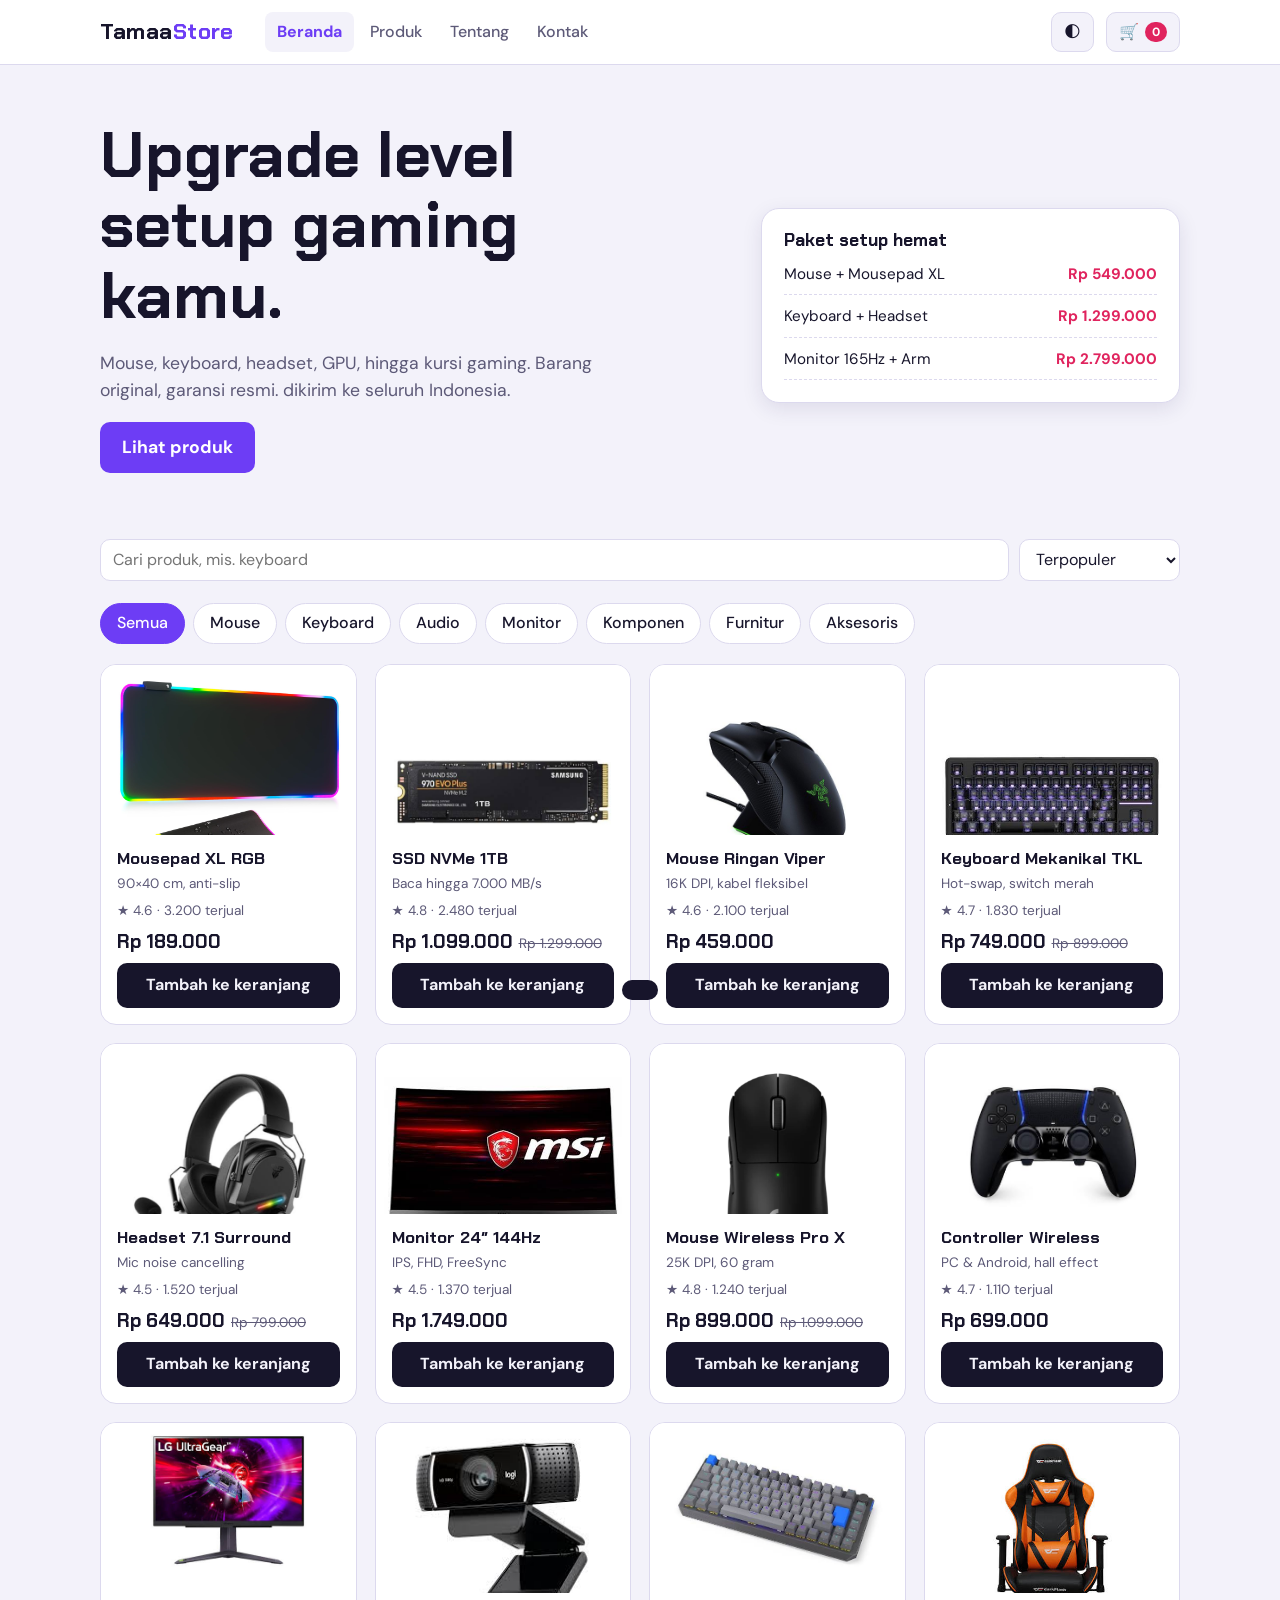
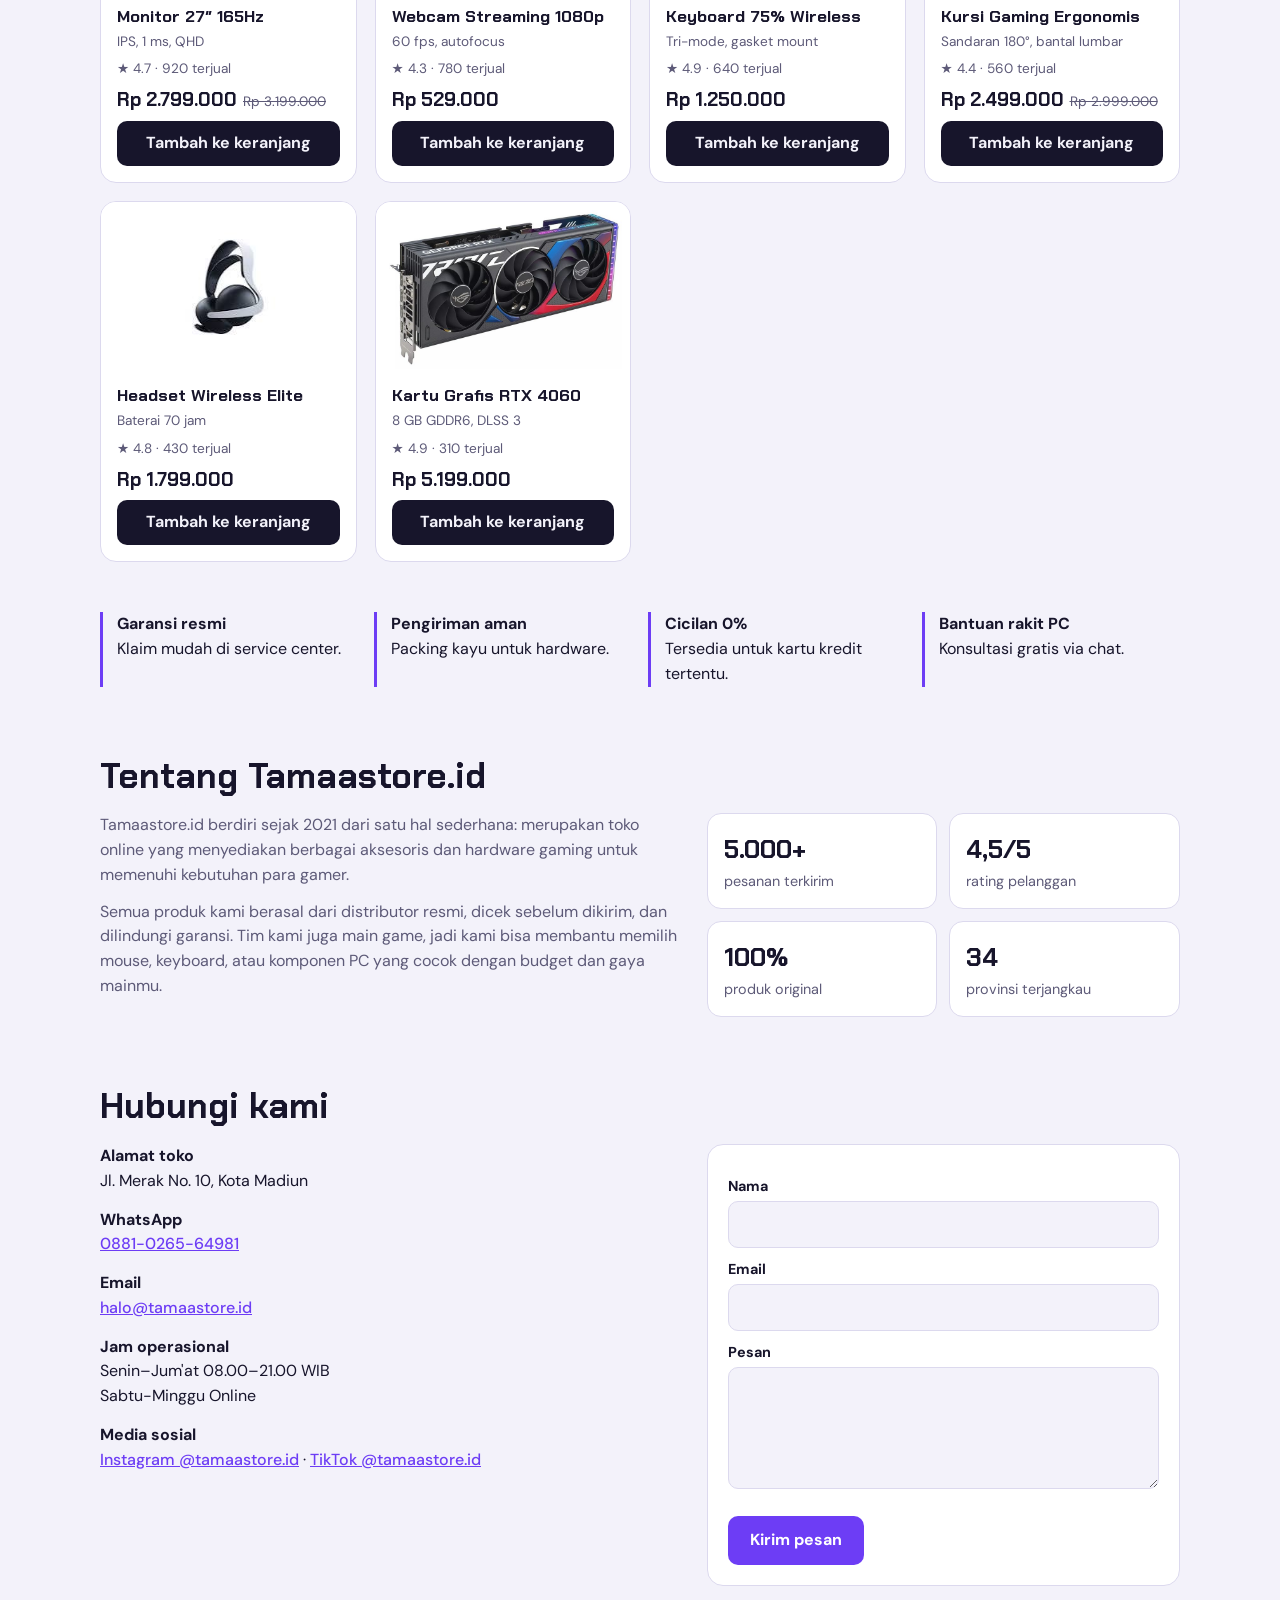
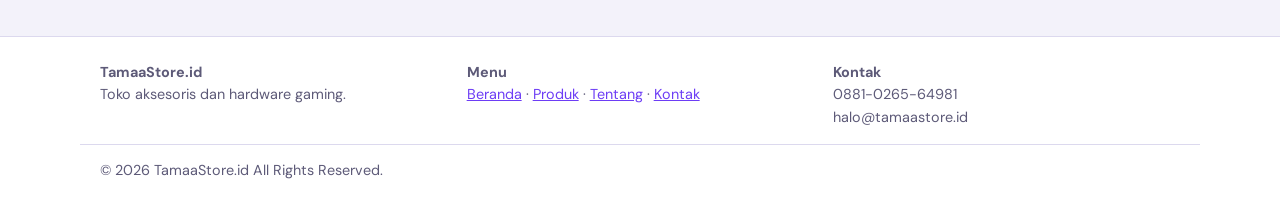
<file: project UTS/index.html>
<!DOCTYPE html>
<html lang="id">
<head>
<meta charset="UTF-8">
<meta name="viewport" content="width=device-width, initial-scale=1, viewport-fit=cover">
<title>TamaaStore – Toko Aksesoris & Hardware Gaming</title>
<link rel="preconnect" href="https://fonts.googleapis.com">
<link href="https://fonts.googleapis.com/css2?family=Chakra+Petch:wght@600;700&family=DM+Sans:wght@400;500;700&display=swap" rel="stylesheet">
<link rel="stylesheet" href="style.css">
</head>
<body>
<header>
  <div class="wrap bar">
    <a class="logo" href="#beranda">Tamaa<b>Store</b></a>
    <nav class="nav" aria-label="Menu utama">
      <a href="#beranda">Beranda</a>
      <a href="#produk">Produk</a>
      <a href="#tentang">Tentang</a>
      <a href="#kontak">Kontak</a>
    </nav>
    <button class="ib" id="theme" aria-label="Ganti tema">🌓</button>
    <button class="ib" id="openCart" aria-label="Buka keranjang">🛒 <span class="badge" id="count">0</span></button>
  </div>
</header>

<main class="wrap">
  <section class="hero" id="beranda">
    <div>
      <h1>Upgrade level setup gaming kamu.</h1>
      <p>Mouse, keyboard, headset, GPU, hingga kursi gaming. Barang original, garansi resmi. dikirim ke seluruh Indonesia.</p>
      <p><a class="cta" href="#produk">Lihat produk</a></p>
    </div>
    <aside class="deck" aria-label="Paket setup">
      <h3>Paket setup hemat</h3>
      <ul>
        <li><span>Mouse + Mousepad XL</span><span>Rp 549.000</span></li>
        <li><span>Keyboard + Headset</span><span>Rp 1.299.000</span></li>
        <li><span>Monitor 165Hz + Arm</span><span>Rp 2.799.000</span></li>
      </ul>
    </aside>
  </section>

  <section id="produk" aria-label="Katalog produk">
    <div class="tools">
      <input id="q" type="search" placeholder="Cari produk, mis. keyboard" aria-label="Cari produk">
      <select id="sort" aria-label="Urutkan">
        <option value="pop">Terpopuler</option>
        <option value="low">Harga terendah</option>
        <option value="high">Harga tertinggi</option>
        <option value="name">Nama A–Z</option>
      </select>
    </div>
    <div class="chips" id="chips"></div>
    <div class="grid" id="grid"></div>
  </section>

  <section class="perks">
    <div><strong>Garansi resmi</strong>Klaim mudah di service center.</div>
    <div><strong>Pengiriman aman</strong>Packing kayu untuk hardware.</div>
    <div><strong>Cicilan 0%</strong>Tersedia untuk kartu kredit tertentu.</div>
    <div><strong>Bantuan rakit PC</strong>Konsultasi gratis via chat.</div>
  </section>

  <section id="tentang" class="about" aria-label="Tentang kami">
    <h2>Tentang Tamaastore.id</h2>
    <div class="two">
      <div>
        <p>Tamaastore.id berdiri sejak 2021 dari satu hal sederhana: merupakan toko online yang
            menyediakan berbagai aksesoris dan hardware
            gaming untuk memenuhi kebutuhan para gamer.</p>
        <p>Semua produk kami berasal dari distributor resmi, dicek sebelum dikirim, dan dilindungi garansi. Tim kami juga main game, jadi kami bisa membantu memilih mouse, keyboard, atau komponen PC yang cocok dengan budget dan gaya mainmu.</p>
      </div>
      <div class="stats">
        <div><strong>5.000+</strong>pesanan terkirim</div>
        <div><strong>4,5/5</strong>rating pelanggan</div>
        <div><strong>100%</strong>produk original</div>
        <div><strong>34</strong>provinsi terjangkau</div>
      </div>
    </div>
  </section>

  <section id="kontak" class="contact" aria-label="Kontak">
    <h2>Hubungi kami</h2>
    <div class="two">
      <div class="cinfo">
        <div><strong>Alamat toko</strong>Jl. Merak No. 10, Kota Madiun</div>
        <div><strong>WhatsApp</strong><a href="https://wa.me/62881026564981" target="_blank" rel="noopener">0881-0265-64981</a></div>
        <div><strong>Email</strong><a href="mailto:halo@tamaastore.id">halo@tamaastore.id</a></div>
        <div><strong>Jam operasional</strong>Senin–Jum'at 08.00–21.00 WIB<br>Sabtu-Minggu Online</div>
        <div><strong>Media sosial</strong><a href="#kontak">Instagram @tamaastore.id</a> · <a href="#kontak">TikTok @tamaastore.id</a></div>
      </div>
      <div class="cform">
        <label for="cn">Nama</label><input id="cn" autocomplete="name">
        <label for="ce">Email</label><input id="ce" type="email" autocomplete="email">
        <label for="cm">Pesan</label><textarea id="cm" rows="4"></textarea>
        <p id="cmsg" class="meta" role="status"></p>
        <button class="cta" id="csend">Kirim pesan</button>
      </div>
    </div>
  </section>
</main>

<footer>
  <div class="wrap fgrid">
    <div><strong>TamaaStore.id</strong><br>Toko aksesoris dan hardware gaming.</div>
    <div><strong>Menu</strong><br><a href="#beranda">Beranda</a> · <a href="#produk">Produk</a> · <a href="#tentang">Tentang</a> · <a href="#kontak">Kontak</a></div>
    <div><strong>Kontak</strong><br>0881-0265-64981<br>halo@tamaastore.id</div>
  </div>
  <div class="wrap copy">© 2026 TamaaStore.id All Rights Reserved.</div>
</footer>

<div id="scrim"></div>
<aside id="drawer" aria-label="Keranjang belanja">
  <div class="drawer-head"><h2>Keranjang</h2><button class="ib" id="closeCart" aria-label="Tutup keranjang">✕</button></div>
  <div id="items"></div>
  <div class="total"><span>Total</span><span id="total">Rp 0</span></div>
  <button class="cta" id="checkout">Checkout</button>
</aside>
<div id="modal" class="modal" role="dialog" aria-modal="true" aria-labelledby="mTitle" hidden>
  <div class="box">
    <div id="mBody"></div>
  </div>
</div>
<div id="toast" role="status"></div>

<script src="script.js"></script>
</body>
</html>
</file>
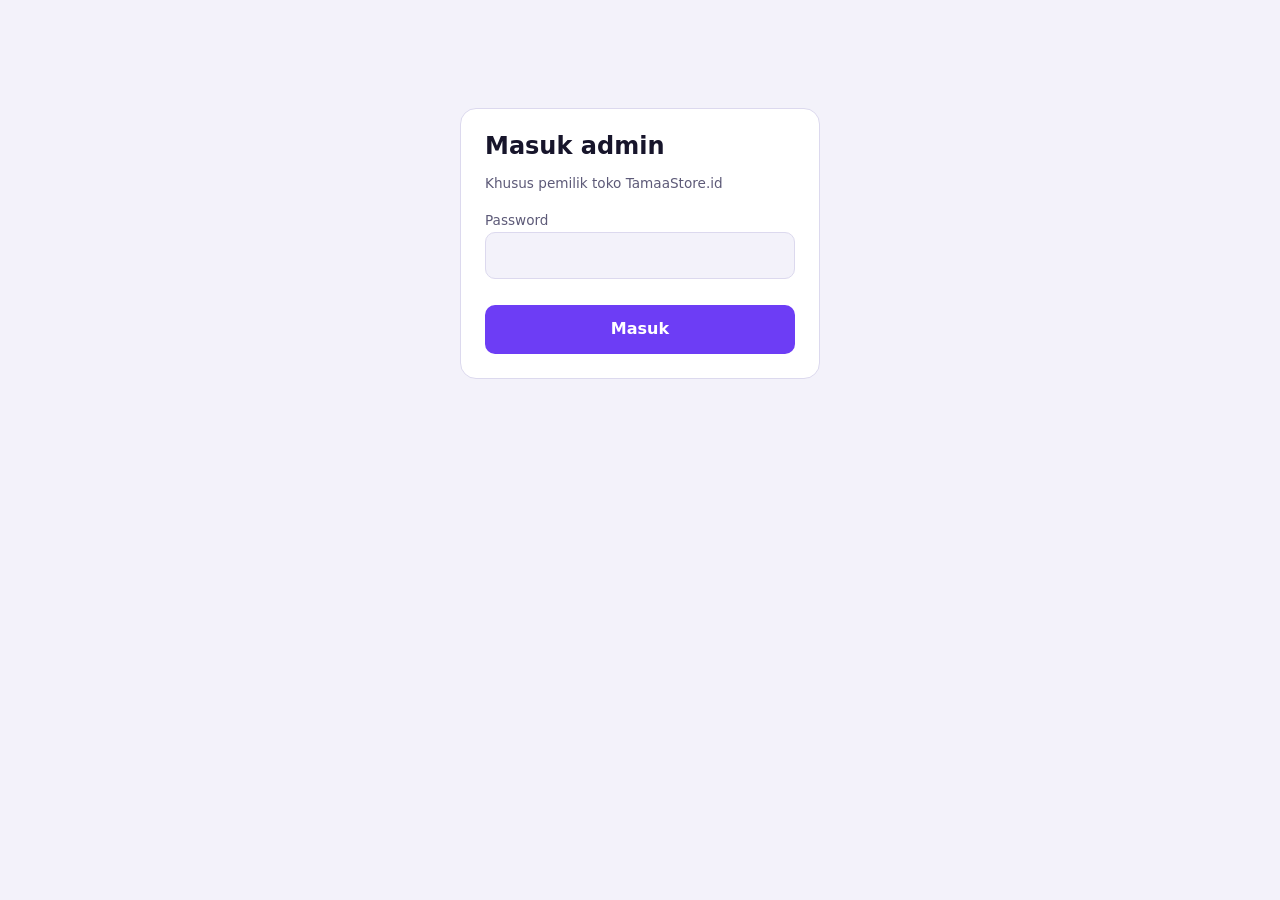
<file: project UTS/admin.html>
<!doctype html>
<html lang="id">
  <head>
    <meta charset="UTF-8" />
    <meta
      name="viewport"
      content="width=device-width, initial-scale=1, viewport-fit=cover"
    />
    <meta name="robots" content="noindex" />
    <title>Admin – TamaaStore</title>
    <link rel="stylesheet" href="style.css" />
    <style>
      .loginbox {
        max-width: 360px;
        margin: 12vh auto;
        padding: 24px;
        background: var(--surface);
        border: 1px solid var(--line);
        border-radius: 16px;
      }
      .loginbox input,
      .box select {
        width: 100%;
        border: 1px solid var(--line);
        background: var(--bg);
        color: var(--ink);
        border-radius: 10px;
        padding: 10px;
        font: inherit;
      }
      .loginbox .cta {
        width: 100%;
        margin-top: 12px;
      }
      #stats {
        grid-template-columns: repeat(auto-fit, minmax(150px, 1fr));
        margin: 24px 0;
      }
      .tw {
        overflow-x: auto;
        background: var(--surface);
        border: 1px solid var(--line);
        border-radius: 14px;
      }
      table {
        width: 100%;
        border-collapse: collapse;
        min-width: 640px;
      }
      th,
      td {
        padding: 10px 12px;
        border-bottom: 1px solid var(--line);
        text-align: left;
        vertical-align: top;
        font-size: 0.92rem;
      }
      th {
        color: var(--muted);
        font-weight: 700;
      }
      td select {
        border: 1px solid var(--line);
        background: var(--bg);
        color: var(--ink);
        border-radius: 8px;
        padding: 6px;
        font: inherit;
      }
      .bar2 {
        display: flex;
        flex-wrap: wrap;
        gap: 8px;
        margin-bottom: 12px;
      }
      #imp {
        margin-bottom: 14px;
      }
      #imp textarea {
        width: 100%;
        border: 1px solid var(--line);
        background: var(--surface);
        color: var(--ink);
        border-radius: 10px;
        padding: 10px;
        font: inherit;
      }
      td.empty {
        text-align: center;
        color: var(--muted);
        padding: 30px;
      }
    </style>
  </head>
  <body>
    <div id="login" class="loginbox">
      <h2>Masuk admin</h2>
      <p class="meta">Khusus pemilik toko TamaaStore.id </p>
      <label for="pw" class="meta">Password</label>
      <input id="pw" type="password" autocomplete="current-password" />
      <p id="lerr" class="meta" style="color: var(--hot)" role="alert"></p>
      <button class="cta" id="lgo">Masuk</button>
    </div>

    <div id="app" hidden>
      <header>
        <div class="wrap bar">
          <span class="logo">Tamaa<b>Store</b> Admin</span
          ><span style="margin-right: auto"></span
          ><button class="ib" id="out">Keluar</button>
        </div>
      </header>
      <main class="wrap">
        <div id="stats" class="stats"></div>
        <div class="tools">
          <input
            id="q"
            type="search"
            placeholder="Cari no. pesanan, nama, atau WhatsApp"
            aria-label="Cari pesanan"
          />
          <select id="fs" aria-label="Filter status"></select>
        </div>
        <div class="bar2">
          <button class="ghost" id="bImp">Impor kode dari WhatsApp</button>
          <button class="ghost" id="bCsv">Ekspor CSV</button>
          <button class="ghost" id="bDemo">Isi data contoh</button>
        </div>
        <div id="imp" hidden>
          <p class="meta">
            Tempel pesan WhatsApp dari pembeli (yang berisi baris "Kode
            pesanan"). Boleh beberapa pesan sekaligus.
          </p>
          <textarea id="impText" rows="4"></textarea>
          <button class="cta" id="impGo" style="margin-top: 8px">
            Tambahkan pesanan
          </button>
        </div>
        <div class="tw">
          <table>
            <thead>
              <tr>
                <th>Pesanan</th>
                <th>Pembeli</th>
                <th>Total</th>
                <th>Status</th>
                <th></th>
              </tr>
            </thead>
            <tbody id="rows"></tbody>
          </table>
        </div>
        <p class="meta" style="margin: 14px 0 40px">
          Data tersimpan di browser ini. Ekspor CSV secara berkala sebagai
          cadangan.
        </p>
      </main>
    </div>

    <div id="modal" class="modal" hidden>
      <div class="box" id="mBody"></div>
    </div>
    <div id="toast" role="status"></div>
    <script src="admin.js"></script>
  </body>
</html>
</file>
<file: project UTS/style.css>
:root {
  --bg: #f3f2fa;
  --surface: #fff;
  --ink: #17152b;
  --muted: #5d5a78;
  --line: #dcd9ee;
  --accent: #6d3df5;
  --accent-ink: #fff;
  --hot: #e0245e;
  --ok: #0f8a5f;
  --shadow: 0 6px 20px rgba(40, 30, 90, 0.1);
}
@media (prefers-color-scheme: dark) {
  :root:not([data-theme="light"]) {
    --bg: #0e0d1c;
    --surface: #181730;
    --ink: #ecebff;
    --muted: #a09dc4;
    --line: #2d2b52;
    --accent: #9a7bff;
    --accent-ink: #0e0d1c;
    --hot: #ff4d86;
    --ok: #3dd69b;
    --shadow: 0 6px 20px rgba(0, 0, 0, 0.4);
  }
}
:root[data-theme="dark"] {
  --bg: #0e0d1c;
  --surface: #181730;
  --ink: #ecebff;
  --muted: #a09dc4;
  --line: #2d2b52;
  --accent: #9a7bff;
  --accent-ink: #0e0d1c;
  --hot: #ff4d86;
  --ok: #3dd69b;
  --shadow: 0 6px 20px rgba(0, 0, 0, 0.4);
}
:root {
  box-sizing: border-box;
  padding-top: env(safe-area-inset-top, 0px);
  padding-bottom: env(safe-area-inset-bottom, 0px);
}
html {
  scroll-padding-top: env(safe-area-inset-top, 0px);
  scroll-behavior: smooth;
}
*,
*::before,
*::after {
  box-sizing: inherit;
}
body {
  margin: 0;
  background: var(--bg);
  color: var(--ink);
  font-family: "DM Sans", system-ui, sans-serif;
  line-height: 1.55;
}
h1,
h2,
h3 {
  font-family: "Chakra Petch", system-ui, sans-serif;
  line-height: 1.1;
  margin: 0;
}
button {
  font: inherit;
  cursor: pointer;
  color: inherit;
}
:focus-visible {
  outline: 3px solid var(--accent);
  outline-offset: 2px;
}
.wrap {
  max-width: 1120px;
  margin: 0 auto;
  padding: 0 20px;
}
header {
  position: sticky;
  top: env(safe-area-inset-top, 0px);
  z-index: 20;
  background: var(--surface);
  border-bottom: 1px solid var(--line);
}
body::before {
  content: "";
  position: fixed;
  inset: 0 0 auto;
  height: env(safe-area-inset-top, 0px);
  background: var(--surface);
  z-index: 21;
}
.bar {
  display: flex;
  align-items: center;
  gap: 12px;
  height: 64px;
}
.logo {
  font-family: "Chakra Petch", sans-serif;
  font-weight: 700;
  font-size: 1.4rem;
  letter-spacing: 0.5px;
  color: inherit;
  text-decoration: none;
}
.logo b {
  color: var(--accent);
}
.ib {
  border: 1px solid var(--line);
  background: var(--bg);
  border-radius: 10px;
  height: 40px;
  min-width: 40px;
  padding: 0 12px;
  display: inline-flex;
  align-items: center;
  gap: 6px;
  font-weight: 700;
}
.badge {
  background: var(--hot);
  color: #fff;
  border-radius: 99px;
  font-size: 0.75rem;
  padding: 1px 7px;
}
.hero {
  padding: 56px 0 40px;
  display: grid;
  grid-template-columns: 1.2fr 0.8fr;
  gap: 32px;
  align-items: center;
}
.hero h1 {
  font-size: clamp(2.2rem, 6vw, 4rem);
  max-width: 12ch;
}
.hero p {
  color: var(--muted);
  max-width: 46ch;
  font-size: 1.1rem;
}
.cta {
  display: inline-block;
  background: var(--accent);
  color: var(--accent-ink);
  border: 0;
  border-radius: 10px;
  padding: 12px 22px;
  font-weight: 700;
  text-decoration: none;
}
.deck {
  background: var(--surface);
  border: 1px solid var(--line);
  border-radius: 18px;
  padding: 22px;
  box-shadow: var(--shadow);
}
.deck h3 {
  font-size: 1.1rem;
  margin-bottom: 12px;
}
.deck ul {
  list-style: none;
  margin: 0;
  padding: 0;
  display: grid;
  gap: 10px;
}
.deck li {
  display: flex;
  justify-content: space-between;
  gap: 10px;
  border-bottom: 1px dashed var(--line);
  padding-bottom: 8px;
  font-size: 0.95rem;
}
.deck li span:last-child {
  color: var(--hot);
  font-weight: 700;
  white-space: nowrap;
}
.tools {
  display: flex;
  flex-wrap: wrap;
  gap: 10px;
  align-items: center;
  margin: 8px 0 22px;
}
.tools input,
.tools select {
  height: 42px;
  border-radius: 10px;
  border: 1px solid var(--line);
  background: var(--surface);
  color: var(--ink);
  padding: 0 12px;
  font: inherit;
}
.tools input {
  flex: 1 1 220px;
}
.chips {
  display: flex;
  flex-wrap: wrap;
  gap: 8px;
  margin-bottom: 20px;
}
.chip {
  border: 1px solid var(--line);
  background: var(--surface);
  border-radius: 99px;
  padding: 7px 16px;
  font-weight: 500;
}
.chip[aria-pressed="true"] {
  background: var(--accent);
  color: var(--accent-ink);
  border-color: var(--accent);
}
.grid {
  display: grid;
  grid-template-columns: repeat(auto-fill, minmax(230px, 1fr));
  gap: 18px;
  padding-bottom: 40px;
}
.card {
  background: var(--surface);
  border: 1px solid var(--line);
  border-radius: 16px;
  overflow: hidden;
  display: flex;
  flex-direction: column;
}
.thumb {
  height: 170px;
  overflow: hidden;
  display: grid;
  place-items: center;
  font-size: 3.4rem;
  background: linear-gradient(135deg, var(--line), var(--bg));
}
.info {
  padding: 14px 16px 16px;
  display: flex;
  flex-direction: column;
  gap: 6px;
  flex: 1;
}
.info h3 {
  font-size: 1.05rem;
}
.meta {
  color: var(--muted);
  font-size: 0.85rem;
}
.price {
  font-family: "Chakra Petch", sans-serif;
  font-size: 1.2rem;
  font-weight: 700;
}
.old {
  color: var(--muted);
  text-decoration: line-through;
  font-size: 0.85rem;
  margin-left: 6px;
  font-family: "DM Sans", sans-serif;
  font-weight: 400;
}
.add {
  margin-top: auto;
  background: var(--ink);
  color: var(--bg);
  border: 0;
  border-radius: 10px;
  padding: 10px;
  font-weight: 700;
}
.empty {
  grid-column: 1/-1;
  text-align: center;
  color: var(--muted);
  padding: 40px 0;
}
.perks {
  display: grid;
  grid-template-columns: repeat(auto-fit, minmax(200px, 1fr));
  gap: 16px;
  padding: 10px 0 50px;
}
.perks div {
  border-left: 3px solid var(--accent);
  padding-left: 14px;
}
.perks strong {
  display: block;
}
footer {
  border-top: 1px solid var(--line);
  background: var(--surface);
  padding: 24px 0;
  color: var(--muted);
  font-size: 0.9rem;
}
#drawer {
  position: fixed;
  top: 0;
  right: 0;
  bottom: 0;
  width: min(380px, 100%);
  background: var(--surface);
  border-left: 1px solid var(--line);
  z-index: 40;
  transform: translateX(100%);
  transition: transform 0.25s;
  display: flex;
  flex-direction: column;
  padding: calc(16px + env(safe-area-inset-top, 0px)) 18px
    calc(16px + env(safe-area-inset-bottom, 0px));
}
#drawer.open {
  transform: none;
}
#scrim {
  position: fixed;
  inset: 0;
  background: rgba(0, 0, 0, 0.45);
  z-index: 35;
  display: none;
}
#scrim.open {
  display: block;
}
.drawer-head {
  display: flex;
  justify-content: space-between;
  align-items: center;
  margin-bottom: 12px;
}
#items {
  flex: 1;
  overflow: auto;
  display: grid;
  gap: 12px;
  align-content: start;
}
.row {
  display: grid;
  grid-template-columns: 44px 1fr auto;
  gap: 10px;
  align-items: center;
  border-bottom: 1px solid var(--line);
  padding-bottom: 10px;
}
.row .e {
  font-size: 1.8rem;
}
.qty {
  display: flex;
  align-items: center;
  gap: 6px;
  margin-top: 4px;
}
.qty button {
  width: 28px;
  height: 28px;
  border-radius: 8px;
  border: 1px solid var(--line);
  background: var(--bg);
}
.total {
  display: flex;
  justify-content: space-between;
  font-weight: 700;
  font-size: 1.15rem;
  margin: 14px 0;
}
#toast {
  position: fixed;
  left: 50%;
  bottom: calc(20px + env(safe-area-inset-bottom, 0px));
  transform: translateX(-50%) translateY(120px);
  background: var(--ink);
  color: var(--bg);
  padding: 10px 18px;
  border-radius: 99px;
  transition: transform 0.25s;
  z-index: 50;
}
#toast.show {
  transform: translateX(-50%);
}
@media (max-width: 760px) {
  .hero {
    grid-template-columns: 1fr;
    padding-top: 32px;
  }
}
@media (prefers-reduced-motion: reduce) {
  * {
    transition: none !important;
    scroll-behavior: auto !important;
  }
}

.modal {
  position: fixed;
  inset: 0;
  z-index: 60;
  background: rgba(0, 0, 0, 0.55);
  display: flex;
  align-items: center;
  justify-content: center;
  padding: 20px;
}
.modal[hidden] {
  display: none;
}
.box {
  background: var(--surface);
  border: 1px solid var(--line);
  border-radius: 16px;
  width: min(460px, 100%);
  max-height: 90vh;
  overflow: auto;
  padding: 22px;
  box-shadow: var(--shadow);
}
.box h2 {
  font-size: 1.4rem;
  margin-bottom: 12px;
}
.box label {
  display: block;
  font-weight: 700;
  font-size: 0.9rem;
  margin: 10px 0 4px;
}
.box input,
.box textarea {
  width: 100%;
  border: 1px solid var(--line);
  background: var(--bg);
  color: var(--ink);
  border-radius: 10px;
  padding: 10px;
  font: inherit;
}
.sum {
  border: 1px dashed var(--line);
  border-radius: 12px;
  padding: 12px;
  margin: 10px 0;
  display: grid;
  gap: 6px;
  font-size: 0.95rem;
}
.sum div {
  display: flex;
  justify-content: space-between;
  gap: 10px;
}
.sum .t {
  font-weight: 700;
  border-top: 1px solid var(--line);
  padding-top: 8px;
}
.acts {
  display: flex;
  gap: 10px;
  margin-top: 14px;
}
.acts button {
  flex: 1;
}
.ghost {
  background: var(--bg);
  border: 1px solid var(--line);
  border-radius: 10px;
  padding: 12px;
  font-weight: 700;
}
.ok {
  color: var(--ok);
  font-weight: 700;
}

.nav {
  display: flex;
  gap: 4px;
  margin-right: auto;
  margin-left: 20px;
}
.nav a {
  color: var(--muted);
  text-decoration: none;
  font-weight: 500;
  padding: 8px 12px;
  border-radius: 8px;
}
.nav a:hover {
  color: var(--ink);
}
.nav a.on {
  color: var(--accent);
  background: var(--bg);
  font-weight: 700;
}
section[id] {
  scroll-margin-top: 80px;
}
.about,
.contact {
  padding: 20px 0 50px;
}
.about h2,
.contact h2 {
  font-size: clamp(1.6rem, 4vw, 2.2rem);
  margin-bottom: 18px;
}
.two {
  display: grid;
  grid-template-columns: 1.1fr 0.9fr;
  gap: 28px;
  align-items: start;
}
.about p {
  color: var(--muted);
  max-width: 60ch;
  margin: 0 0 12px;
}
.stats {
  display: grid;
  grid-template-columns: 1fr 1fr;
  gap: 12px;
}
.stats div {
  background: var(--surface);
  border: 1px solid var(--line);
  border-radius: 14px;
  padding: 16px;
  color: var(--muted);
  font-size: 0.9rem;
}
.stats strong {
  display: block;
  font-family: "Chakra Petch", sans-serif;
  font-size: 1.6rem;
  color: var(--ink);
}
.cinfo {
  display: grid;
  gap: 14px;
}
.cinfo strong {
  display: block;
}
.cinfo a {
  color: var(--accent);
  font-weight: 500;
}
.cform {
  background: var(--surface);
  border: 1px solid var(--line);
  border-radius: 16px;
  padding: 20px;
}
.cform label {
  display: block;
  font-weight: 700;
  font-size: 0.9rem;
  margin: 10px 0 4px;
}
.cform input,
.cform textarea {
  width: 100%;
  border: 1px solid var(--line);
  background: var(--bg);
  color: var(--ink);
  border-radius: 10px;
  padding: 10px;
  font: inherit;
}
.cform .cta {
  margin-top: 6px;
}
.fgrid {
  display: grid;
  grid-template-columns: repeat(auto-fit, minmax(200px, 1fr));
  gap: 20px;
  margin-bottom: 16px;
}
footer a {
  color: var(--accent);
}
.copy {
  border-top: 1px solid var(--line);
  padding-top: 14px;
}
@media (max-width: 760px) {
  .bar {
    height: auto;
    flex-wrap: wrap;
    padding: 10px 0 6px;
  }
  .logo {
    margin-right: auto;
  }
  .nav {
    order: 3;
    width: 100%;
    margin: 0;
    overflow-x: auto;
  }
  .two {
    grid-template-columns: 1fr;
  }
  section[id] {
    scroll-margin-top: 120px;
  }
}

.thumb {
  background: #fff;
}
.thumb img {
  width: 100%;
  height: 100%;
  object-fit: contain;
  display: block;
  padding: 8px;
}
.thumb .ph {
  font-size: 0.9rem;
  color: var(--muted);
}
.row .e {
  width: 44px;
  height: 44px;
  display: grid;
  place-items: center;
}
.row .e img {
  width: 44px;
  height: 44px;
  object-fit: cover;
  border-radius: 8px;
}
.row .e .ph {
  font-size: 0.55rem;
  color: var(--muted);
  text-align: center;
  background: var(--bg);
  border-radius: 8px;
  width: 44px;
  height: 44px;
  display: grid;
  place-items: center;
}

#toast {
  z-index: 70;
}
.due {
  display: flex;
  justify-content: space-between;
  align-items: center;
  background: var(--bg);
  border: 1px solid var(--line);
  border-radius: 12px;
  padding: 12px 14px;
  margin-bottom: 12px;
}
.due strong {
  font-family: "Chakra Petch", sans-serif;
  font-size: 1.4rem;
  color: var(--accent);
}
.bank {
  display: flex;
  justify-content: space-between;
  align-items: center;
  gap: 10px;
  border: 1px solid var(--line);
  border-radius: 12px;
  padding: 10px 12px;
  margin: 8px 0;
}
.bank .no {
  font-family: "Chakra Petch", sans-serif;
  font-size: 1.15rem;
  letter-spacing: 1px;
}
.bank .ghost {
  padding: 8px 14px;
}
.qris {
  text-align: center;
  margin: 10px 0;
}
.qris img {
  width: min(240px, 100%);
  background: #fff;
  border-radius: 12px;
  padding: 8px;
  border: 1px solid var(--line);
}
.qris .ph {
  display: grid;
  place-items: center;
  width: min(240px, 100%);
  height: 240px;
  margin: 0 auto;
  border: 1px dashed var(--line);
  border-radius: 12px;
  color: var(--muted);
  padding: 14px;
  font-size: 0.9rem;
}
.acts .cta {
  text-align: center;
  text-decoration: none;
}
</file>
